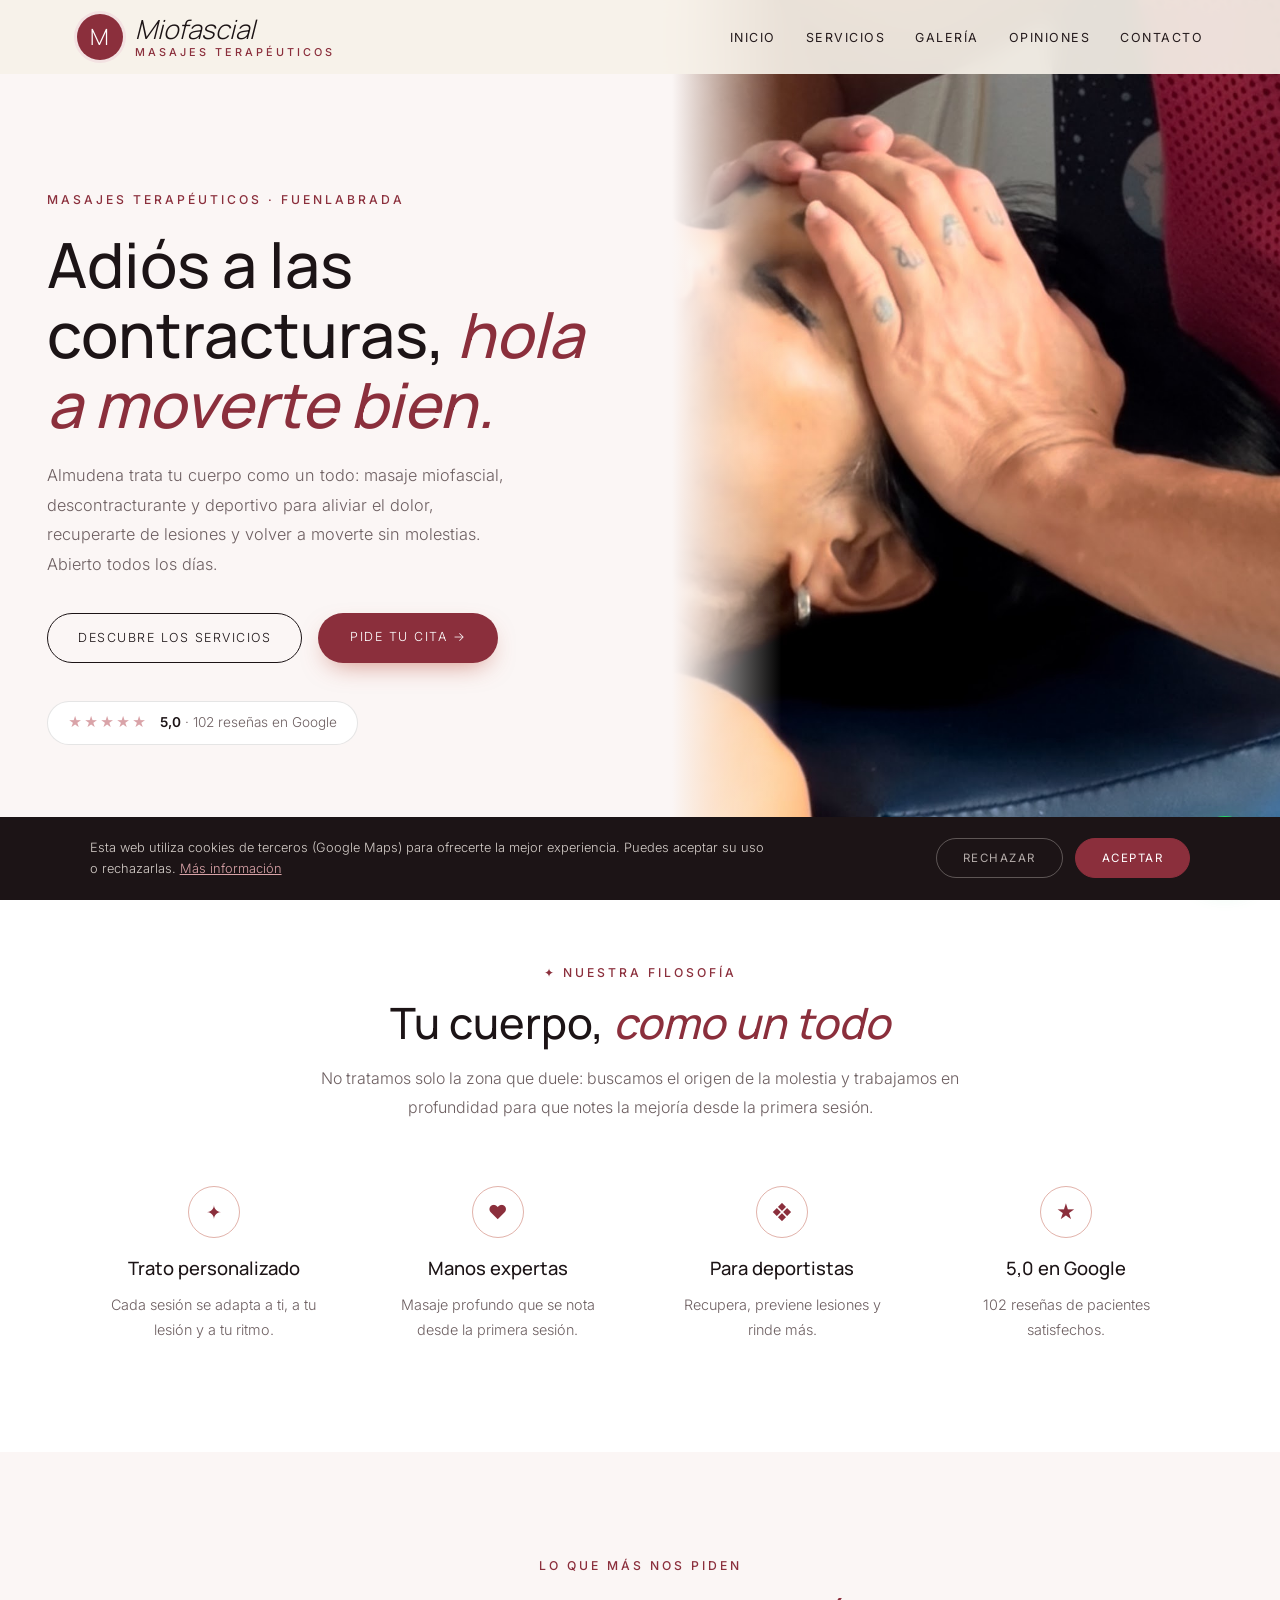
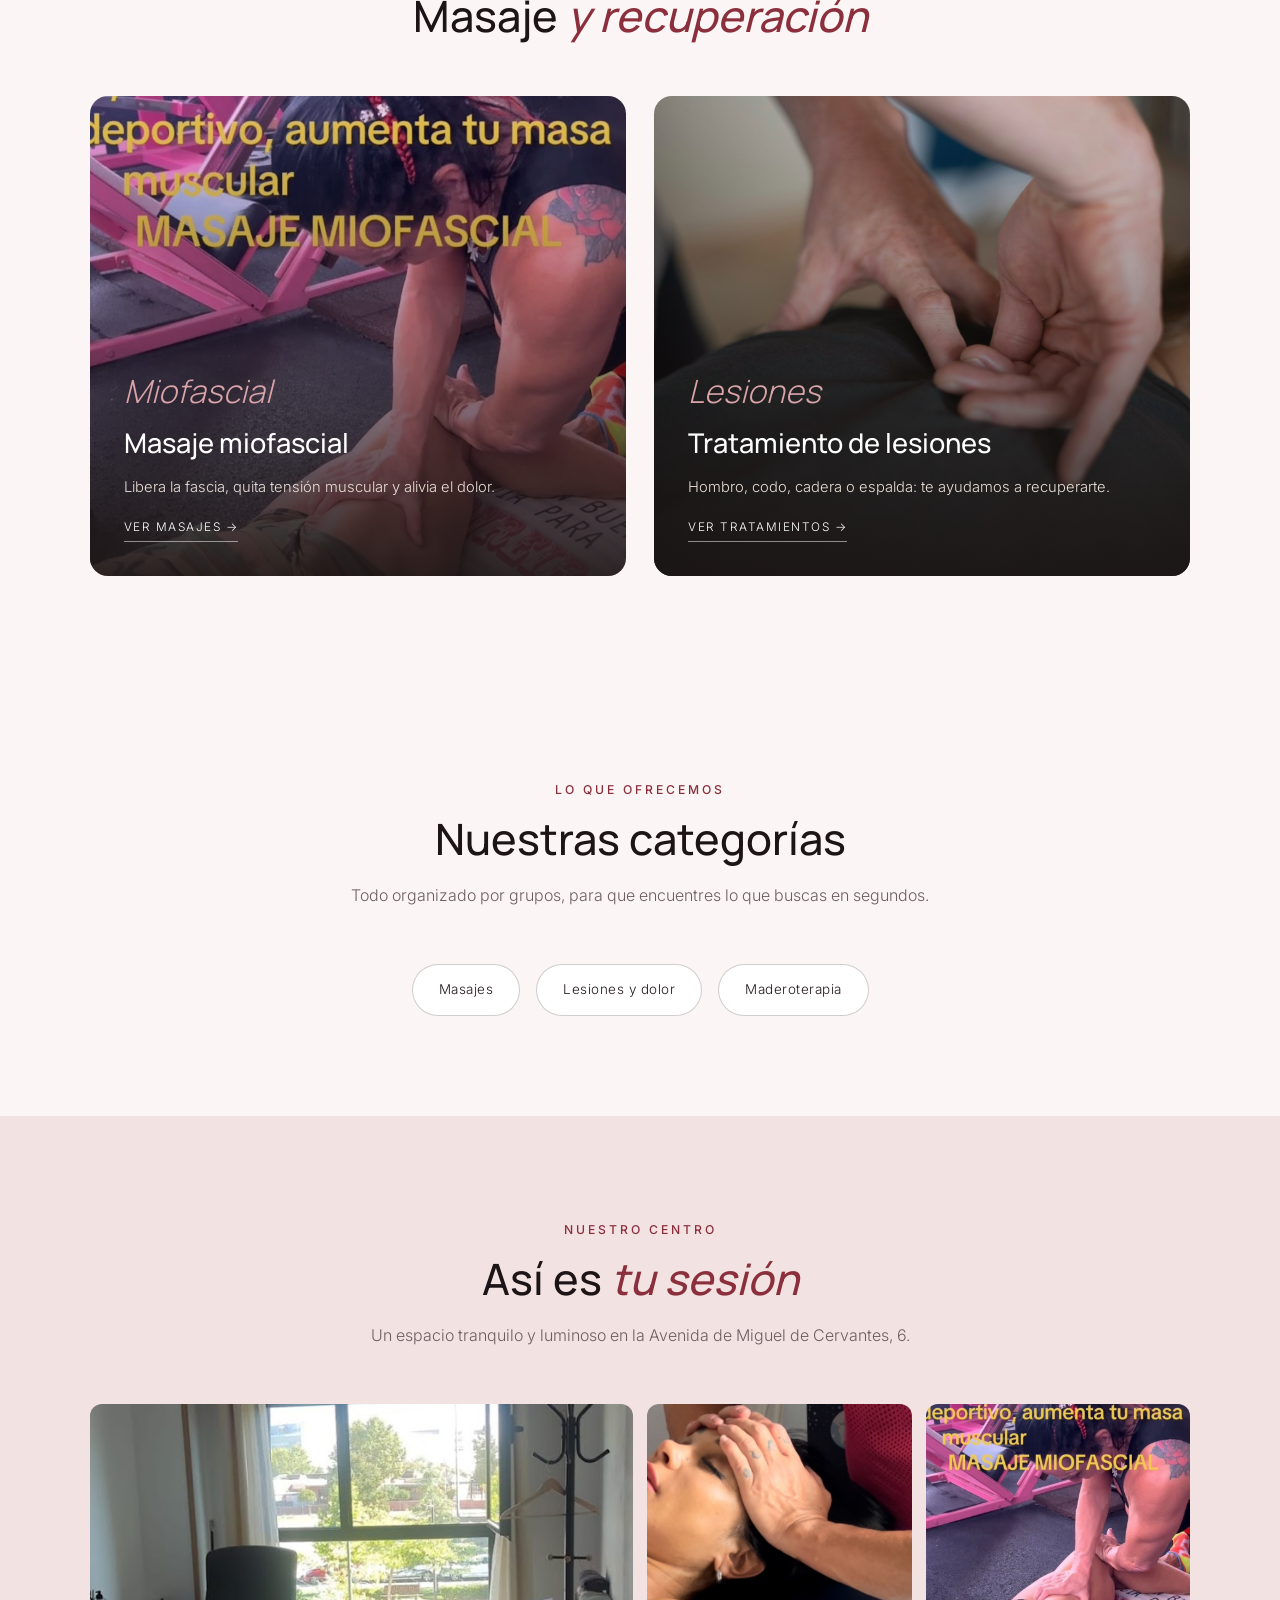
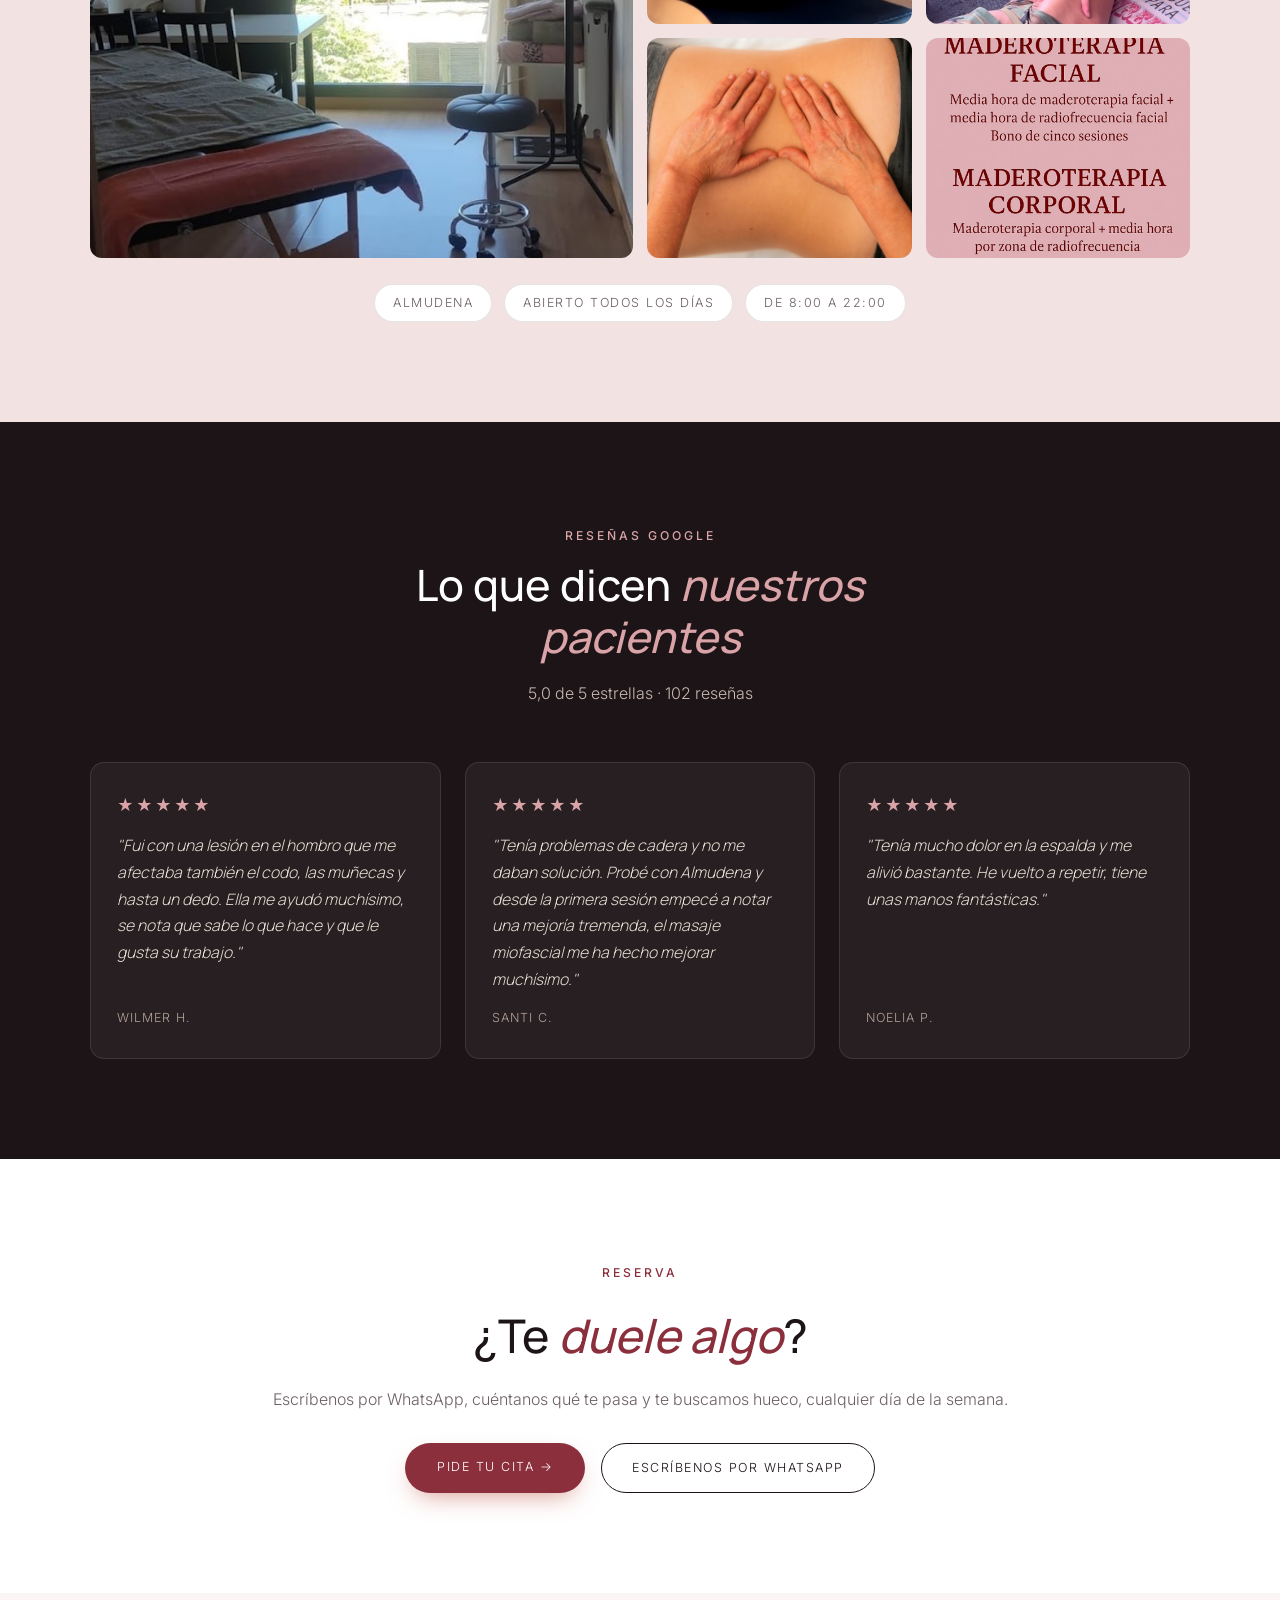
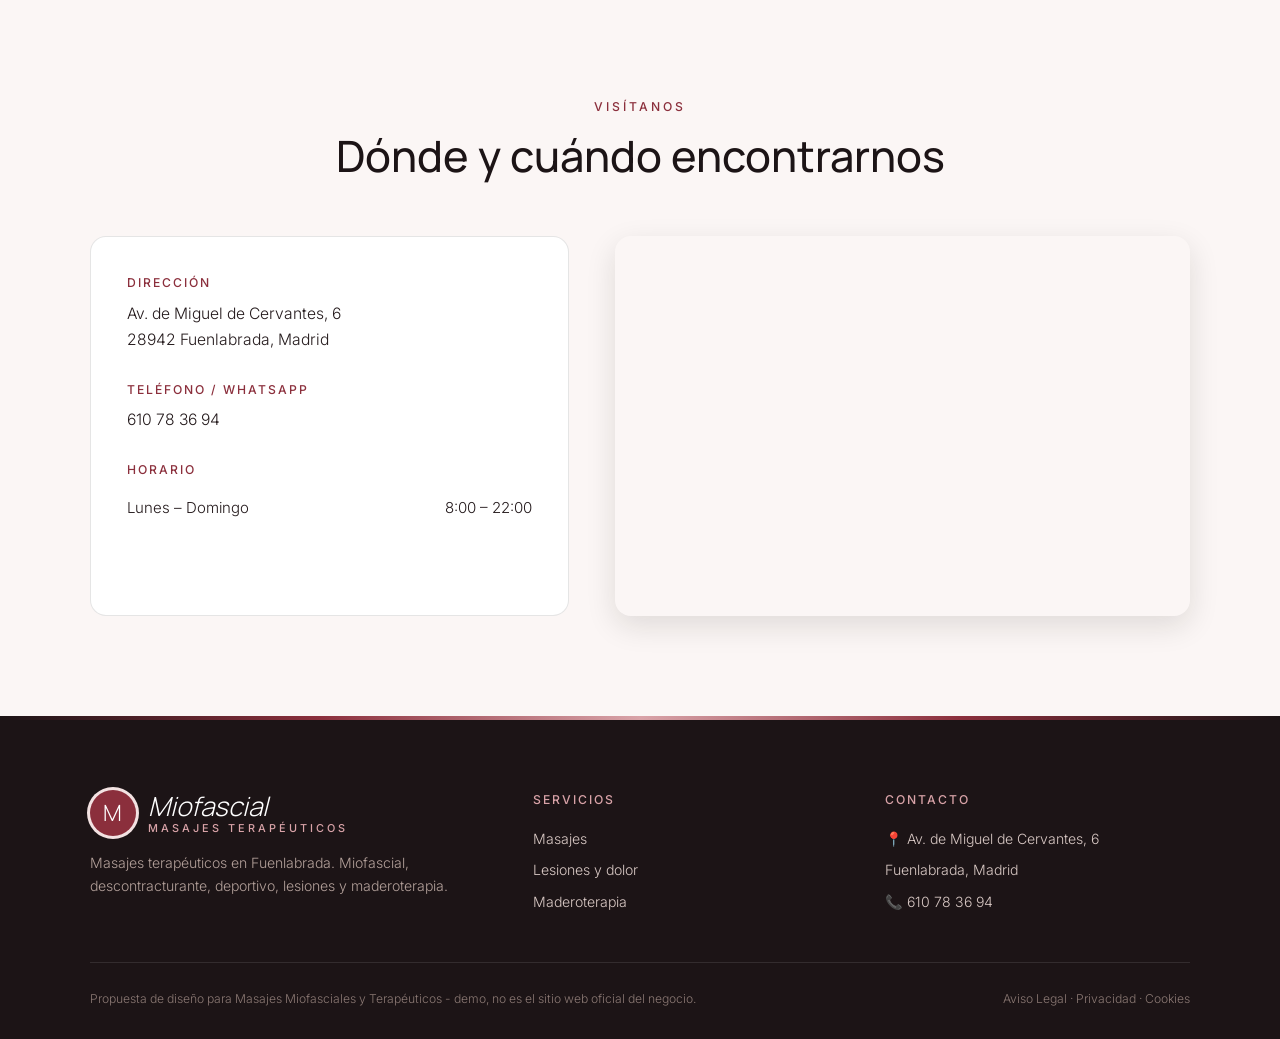
<file: index.html>
<!DOCTYPE html>
<html lang="es">
<head>
<meta charset="UTF-8">
<meta name="viewport" content="width=device-width, initial-scale=1.0">
<title>Masajes Miofasciales y Terapéuticos — Masajes terapéuticos en Fuenlabrada</title>
<meta name="description" content="Masajes Miofasciales y Terapéuticos con Almudena en Av. de Miguel de Cervantes 6, Fuenlabrada. Masaje miofascial, descontracturante, deportivo, lesiones y maderoterapia. 5,0★ con 102 reseñas en Google.">
<meta name="theme-color" content="#1c1416">
<meta property="og:title" content="Masajes Miofasciales y Terapéuticos · Fuenlabrada">
<meta property="og:image" content="maps_03.jpg">

<link rel="preconnect" href="https://fonts.googleapis.com"><link rel="preconnect" href="https://fonts.gstatic.com" crossorigin><link href="https://fonts.googleapis.com/css2?family=Manrope:wght@500;700&family=Inter:wght@300;400;500;600&display=swap" rel="stylesheet">
<link rel="stylesheet" href="styles.css">
</head>
<body>

<header id="header">
  <a href="index.html" class="logo" aria-label="Masajes Miofasciales y Terapéuticos, inicio"><span class="logo-mark">M</span><span class="logo-text"><span class="script">Miofascial</span><small>masajes terapéuticos</small></span></a>
  <nav id="nav" aria-label="Navegación principal"><ul><li><a href="index.html#inicio">Inicio</a></li><li><a href="servicios.html">Servicios</a></li><li><a href="index.html#galeria">Galería</a></li><li><a href="index.html#opiniones">Opiniones</a></li><li><a href="index.html#contacto">Contacto</a></li></ul></nav><button class="nav-toggle" id="navToggle" aria-label="Abrir menú">☰</button>
</header>

<section class="hero" id="inicio">
  <div class="hero-text">
    <span class="eyebrow">Masajes terapéuticos · Fuenlabrada</span>
    <h1>Adiós a las contracturas, <em>hola a moverte bien.</em></h1>
    <p>Almudena trata tu cuerpo como un todo: masaje miofascial, descontracturante y deportivo para aliviar el dolor, recuperarte de lesiones y volver a moverte sin molestias. Abierto todos los días.</p>
    <div class="hero-ctas">
      <a href="servicios.html" class="btn-outline">Descubre los servicios</a>
      <a href="https://wa.me/34610783694?text=Hola%2C%20quiero%20pedir%20cita%20para%20un%20masaje" class="btn-solid" target="_blank" rel="noopener">Pide tu cita →</a>
    </div>
    <a class="hero-rating" href="https://www.google.com/maps/search/?api=1&query=Masajes+Miofasciales+y+Terapeuticos,+Av.+de+Miguel+de+Cervantes+6,+Fuenlabrada" target="_blank" rel="noopener"><span class="stars">★★★★★</span><span><strong>5,0</strong> · 102 reseñas en Google</span></a>
  </div>
  <div class="hero-img"><img src="maps_03.jpg" alt="Almudena dando un masaje en su centro de Fuenlabrada" style="object-position:center 40%;"></div>
</section>

<section class="trust">
  <div class="section-head">
    <span class="eyebrow">✦ Nuestra filosofía</span>
    <h2>Tu cuerpo, <em>como un todo</em></h2>
    <p>No tratamos solo la zona que duele: buscamos el origen de la molestia y trabajamos en profundidad para que notes la mejoría desde la primera sesión.</p>
  </div>
  <div class="trust-grid">
    <div class="trust-card"><span class="trust-ic">✦</span><h3>Trato personalizado</h3><p>Cada sesión se adapta a ti, a tu lesión y a tu ritmo.</p></div>
    <div class="trust-card"><span class="trust-ic">♥</span><h3>Manos expertas</h3><p>Masaje profundo que se nota desde la primera sesión.</p></div>
    <div class="trust-card"><span class="trust-ic">❖</span><h3>Para deportistas</h3><p>Recupera, previene lesiones y rinde más.</p></div>
    <div class="trust-card"><span class="trust-ic">★</span><h3>5,0 en Google</h3><p>102 reseñas de pacientes satisfechos.</p></div>
  </div>
</section>

<section class="worlds">
  <div class="section-head">
    <span class="eyebrow">Lo que más nos piden</span>
    <h2>Masaje <em>y recuperación</em></h2>
  </div>
  <div class="worlds-grid">
    <a href="servicios.html#masajes" class="world-card"><img src="maps_02.jpg" alt="Masaje miofascial"><div class="world-text"><span class="script">Miofascial</span><h3>Masaje miofascial</h3><p>Libera la fascia, quita tensión muscular y alivia el dolor.</p><span class="world-link">Ver masajes →</span></div></a>
    <a href="servicios.html#lesiones" class="world-card"><img src="u_contractura.jpg" alt="Tratamiento de lesiones"><div class="world-text"><span class="script">Lesiones</span><h3>Tratamiento de lesiones</h3><p>Hombro, codo, cadera o espalda: te ayudamos a recuperarte.</p><span class="world-link">Ver tratamientos →</span></div></a>
  </div>
</section>

<section>
  <div class="section-head">
    <span class="eyebrow">Lo que ofrecemos</span>
    <h2>Nuestras categorías</h2>
    <p>Todo organizado por grupos, para que encuentres lo que buscas en segundos.</p>
  </div>
  <div class="cat-pills">
    <a href="servicios.html#masajes" class="cat-pill">Masajes</a>
    <a href="servicios.html#lesiones" class="cat-pill">Lesiones y dolor</a>
    <a href="servicios.html#maderoterapia" class="cat-pill">Maderoterapia</a>
  </div>
</section>

<section class="gallery-wrap" id="galeria">
  <div class="section-head">
    <span class="eyebrow">Nuestro centro</span>
    <h2>Así es <em>tu sesión</em></h2>
    <p>Un espacio tranquilo y luminoso en la Avenida de Miguel de Cervantes, 6.</p>
  </div>
  <div class="gallery">
    <figure class="big"><img src="maps_04.jpg" alt="Sala de masaje del centro" loading="lazy"></figure>
    <figure><img src="maps_03.jpg" alt="Masaje facial y craneal" loading="lazy"></figure>
    <figure><img src="maps_02.jpg" alt="Masaje miofascial" loading="lazy"></figure>
    <figure><img src="u_espalda.jpg" alt="Masaje de espalda" loading="lazy"></figure>
    <figure><img src="maps_01.jpg" alt="Maderoterapia facial y corporal" loading="lazy"></figure>
  </div>
  <div class="brands"><span>Almudena</span><span>Abierto todos los días</span><span>De 8:00 a 22:00</span></div>
</section>

<section class="reviews-wrap" id="opiniones">
  <div class="section-head">
    <span class="eyebrow">Reseñas Google</span>
    <h2>Lo que dicen <em>nuestros pacientes</em></h2>
    <p>5,0 de 5 estrellas · 102 reseñas</p>
  </div>
  <div class="review-grid">
    <div class="review-card"><div class="stars">★★★★★</div><p>"Fui con una lesión en el hombro que me afectaba también el codo, las muñecas y hasta un dedo. Ella me ayudó muchísimo, se nota que sabe lo que hace y que le gusta su trabajo."</p><cite>Wilmer H.</cite></div>
    <div class="review-card"><div class="stars">★★★★★</div><p>"Tenía problemas de cadera y no me daban solución. Probé con Almudena y desde la primera sesión empecé a notar una mejoría tremenda, el masaje miofascial me ha hecho mejorar muchísimo."</p><cite>Santi C.</cite></div>
    <div class="review-card"><div class="stars">★★★★★</div><p>"Tenía mucho dolor en la espalda y me alivió bastante. He vuelto a repetir, tiene unas manos fantásticas."</p><cite>Noelia P.</cite></div>
  </div>
</section>

<section class="cta-section">
  <span class="eyebrow">Reserva</span>
  <h2>¿Te <em>duele algo</em>?</h2>
  <p>Escríbenos por WhatsApp, cuéntanos qué te pasa y te buscamos hueco, cualquier día de la semana.</p>
  <div class="cta-row">
    <a href="https://wa.me/34610783694?text=Hola%2C%20quiero%20pedir%20cita%20para%20un%20masaje" class="btn-solid" target="_blank" rel="noopener">Pide tu cita →</a>
    <a href="https://wa.me/34610783694?text=Hola%2C%20quiero%20pedir%20cita%20para%20un%20masaje" class="btn-outline" target="_blank" rel="noopener">Escríbenos por WhatsApp</a>
  </div>
</section>

<section class="contact-section" id="contacto">
  <div class="section-head">
    <span class="eyebrow">Visítanos</span>
    <h2>Dónde y cuándo encontrarnos</h2>
  </div>
  <div class="contact-grid">
    <div class="contact-info">
      <div class="contact-block"><h3>Dirección</h3><p>Av. de Miguel de Cervantes, 6<br>28942 Fuenlabrada, Madrid</p></div>
      <div class="contact-block"><h3>Teléfono / WhatsApp</h3><p><a href="tel:+34610783694">610 78 36 94</a></p></div>
      <div class="contact-block"><h3>Horario</h3><ul class="hours-list"><li><span>Lunes – Domingo</span><span>8:00 – 22:00</span></li></ul></div>
      
    </div>
    <div class="contact-map">
      <iframe title="Mapa de Masajes Miofasciales y Terapéuticos" src="https://www.google.com/maps?q=Masajes+Miofasciales+y+Terapeuticos,+Av.+de+Miguel+de+Cervantes+6,+Fuenlabrada&output=embed" width="100%" height="100%" style="border:0;" allowfullscreen="" loading="lazy" referrerpolicy="no-referrer-when-downgrade"></iframe>
    </div>
  </div>
</section>

<footer>
  <div class="footer-grid">
    <div class="footer-brand">
      <a href="index.html" class="logo light"><span class="logo-mark">M</span><span class="logo-text"><span class="script">Miofascial</span><small>masajes terapéuticos</small></span></a>
      <p>Masajes terapéuticos en Fuenlabrada. Miofascial, descontracturante, deportivo, lesiones y maderoterapia.</p>
    </div>
    <div><h4>Servicios</h4><ul><li><a href="servicios.html#masajes">Masajes</a></li><li><a href="servicios.html#lesiones">Lesiones y dolor</a></li><li><a href="servicios.html#maderoterapia">Maderoterapia</a></li></ul></div>
    <div><h4>Contacto</h4><ul><li>📍 Av. de Miguel de Cervantes, 6</li><li>Fuenlabrada, Madrid</li><li>📞 <a href="tel:+34610783694">610 78 36 94</a></li></ul></div>
  </div>
  <div class="footer-bottom">
    <span>Propuesta de diseño para Masajes Miofasciales y Terapéuticos - demo, no es el sitio web oficial del negocio.</span>
    <span><a href="aviso-legal.html">Aviso Legal</a> &middot; <a href="politica-privacidad.html">Privacidad</a> &middot; <a href="politica-cookies.html">Cookies</a></span>
  </div>
</footer>

<div id="cookie-banner" class="cookie-banner"><p>Esta web utiliza cookies de terceros (Google Maps) para ofrecerte la mejor experiencia. Puedes aceptar su uso o rechazarlas. <a href="politica-cookies.html">Más información</a></p><div class="cookie-actions"><button onclick="setCookieChoice('rejected')" class="ck-reject">Rechazar</button><button onclick="setCookieChoice('accepted')" class="ck-accept">Aceptar</button></div></div>
<div class="social-fabs"><a class="wa-fab" href="https://wa.me/34610783694?text=Hola%2C%20quiero%20pedir%20cita%20para%20un%20masaje" target="_blank" rel="noopener" aria-label="Escribir por WhatsApp"><svg width="28" height="28" viewBox="0 0 24 24" fill="white"><path d="M17.5 14.4c-.3-.1-1.8-.9-2-1s-.5-.1-.7.1-.8 1-.9 1.2-.3.2-.6.1a8.2 8.2 0 0 1-2.4-1.5 9 9 0 0 1-1.7-2.1c-.2-.3 0-.5.1-.6l.4-.5.3-.5v-.5l-.9-2.2c-.2-.6-.5-.5-.7-.5h-.6a1.1 1.1 0 0 0-.8.4 3.4 3.4 0 0 0-1 2.5 5.9 5.9 0 0 0 1.2 3.1 13.5 13.5 0 0 0 5.2 4.6c2.6 1 2.6.7 3.1.6a2.6 2.6 0 0 0 1.7-1.2 2.1 2.1 0 0 0 .2-1.2c-.1-.1-.3-.2-.6-.3ZM12 21.8a9.8 9.8 0 0 1-5-1.4l-.4-.2-3.7 1 1-3.6-.2-.4A9.8 9.8 0 1 1 12 21.8Zm8.4-18.3A11.8 11.8 0 0 0 1.8 17.7L.2 23.8l6.3-1.6a11.8 11.8 0 0 0 5.6 1.4A11.8 11.8 0 0 0 20.4 3.5Z"/></svg></a></div>
<script src="main.js"></script>
</body>
</html>
</file>
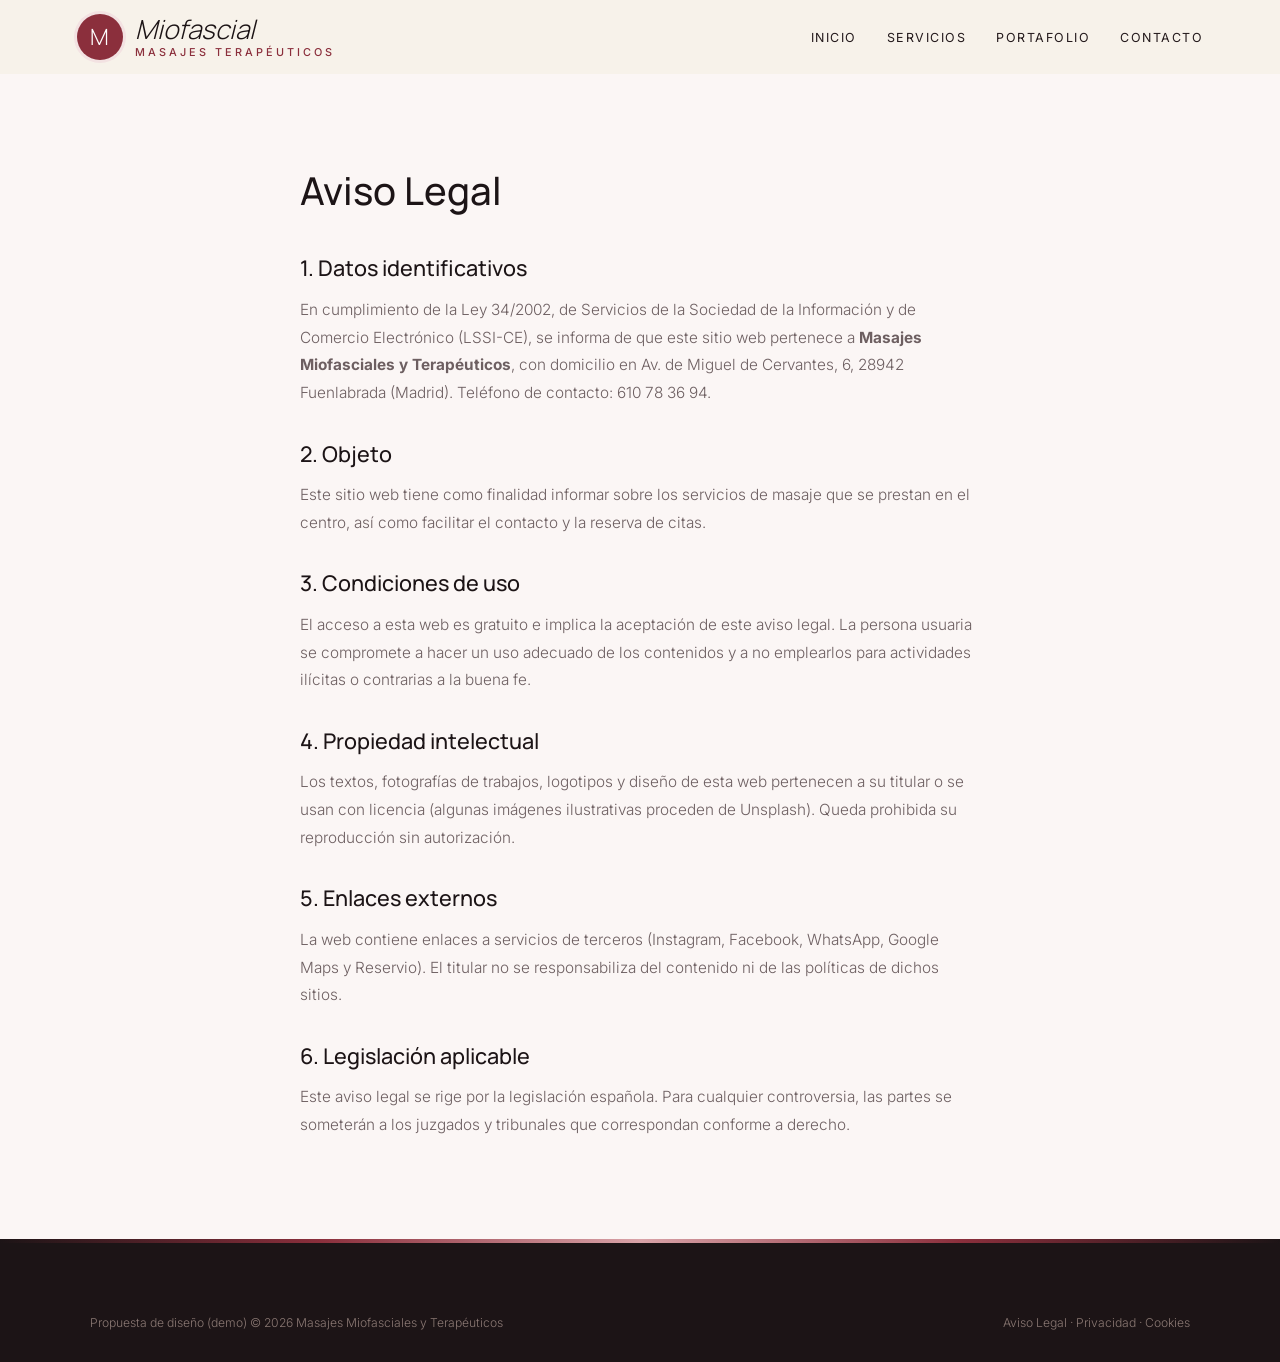
<file: aviso-legal.html>
<!DOCTYPE html>
<html lang="es">
<head>
<meta charset="UTF-8">
<meta name="viewport" content="width=device-width, initial-scale=1.0">
<title>Aviso Legal — Masajes Miofasciales y Terapéuticos</title>
<meta name="robots" content="noindex">

<link rel="preconnect" href="https://fonts.googleapis.com">
<link href="https://fonts.googleapis.com/css2?family=Manrope:wght@500;700&family=Inter:wght@300;400;500;600&display=swap" rel="stylesheet">
<link rel="stylesheet" href="styles.css">
</head>
<body>
<header id="header" class="scrolled">
  <a href="index.html" class="logo" aria-label="Masajes Miofasciales y Terapéuticos, inicio">
    <span class="logo-mark">M</span>
    <span class="logo-text"><span class="script">Miofascial</span><small>masajes terapéuticos</small></span>
  </a>
  <nav id="nav" aria-label="Navegación principal">
    <ul>
      <li><a href="index.html#inicio">Inicio</a></li>
      <li><a href="servicios.html">Servicios</a></li>
      <li><a href="portafolio.html">Portafolio</a></li>
      <li><a href="index.html#contacto">Contacto</a></li>
    </ul>
  </nav>
  <button class="nav-toggle" id="navToggle" aria-label="Abrir menú">☰</button>
</header>
<main class="legal"><h1>Aviso Legal</h1>
<h2>1. Datos identificativos</h2>
<p>En cumplimiento de la Ley 34/2002, de Servicios de la Sociedad de la Información y de Comercio Electrónico (LSSI-CE), se informa de que este sitio web pertenece a <strong>Masajes Miofasciales y Terapéuticos</strong>, con domicilio en Av. de Miguel de Cervantes, 6, 28942 Fuenlabrada (Madrid). Teléfono de contacto: 610 78 36 94.</p>
<h2>2. Objeto</h2>
<p>Este sitio web tiene como finalidad informar sobre los servicios de masaje que se prestan en el centro, así como facilitar el contacto y la reserva de citas.</p>
<h2>3. Condiciones de uso</h2>
<p>El acceso a esta web es gratuito e implica la aceptación de este aviso legal. La persona usuaria se compromete a hacer un uso adecuado de los contenidos y a no emplearlos para actividades ilícitas o contrarias a la buena fe.</p>
<h2>4. Propiedad intelectual</h2>
<p>Los textos, fotografías de trabajos, logotipos y diseño de esta web pertenecen a su titular o se usan con licencia (algunas imágenes ilustrativas proceden de Unsplash). Queda prohibida su reproducción sin autorización.</p>
<h2>5. Enlaces externos</h2>
<p>La web contiene enlaces a servicios de terceros (Instagram, Facebook, WhatsApp, Google Maps y Reservio). El titular no se responsabiliza del contenido ni de las políticas de dichos sitios.</p>
<h2>6. Legislación aplicable</h2>
<p>Este aviso legal se rige por la legislación española. Para cualquier controversia, las partes se someterán a los juzgados y tribunales que correspondan conforme a derecho.</p></main>
<footer>
  <div class="footer-bottom" style="margin-top:0">
    <span>Propuesta de diseño (demo) © 2026 Masajes Miofasciales y Terapéuticos</span>
    <span><a href="aviso-legal.html">Aviso Legal</a> &middot; <a href="politica-privacidad.html">Privacidad</a> &middot; <a href="politica-cookies.html">Cookies</a></span>
  </div>
</footer>
<script src="main.js"></script>
</body>
</html>
</file>
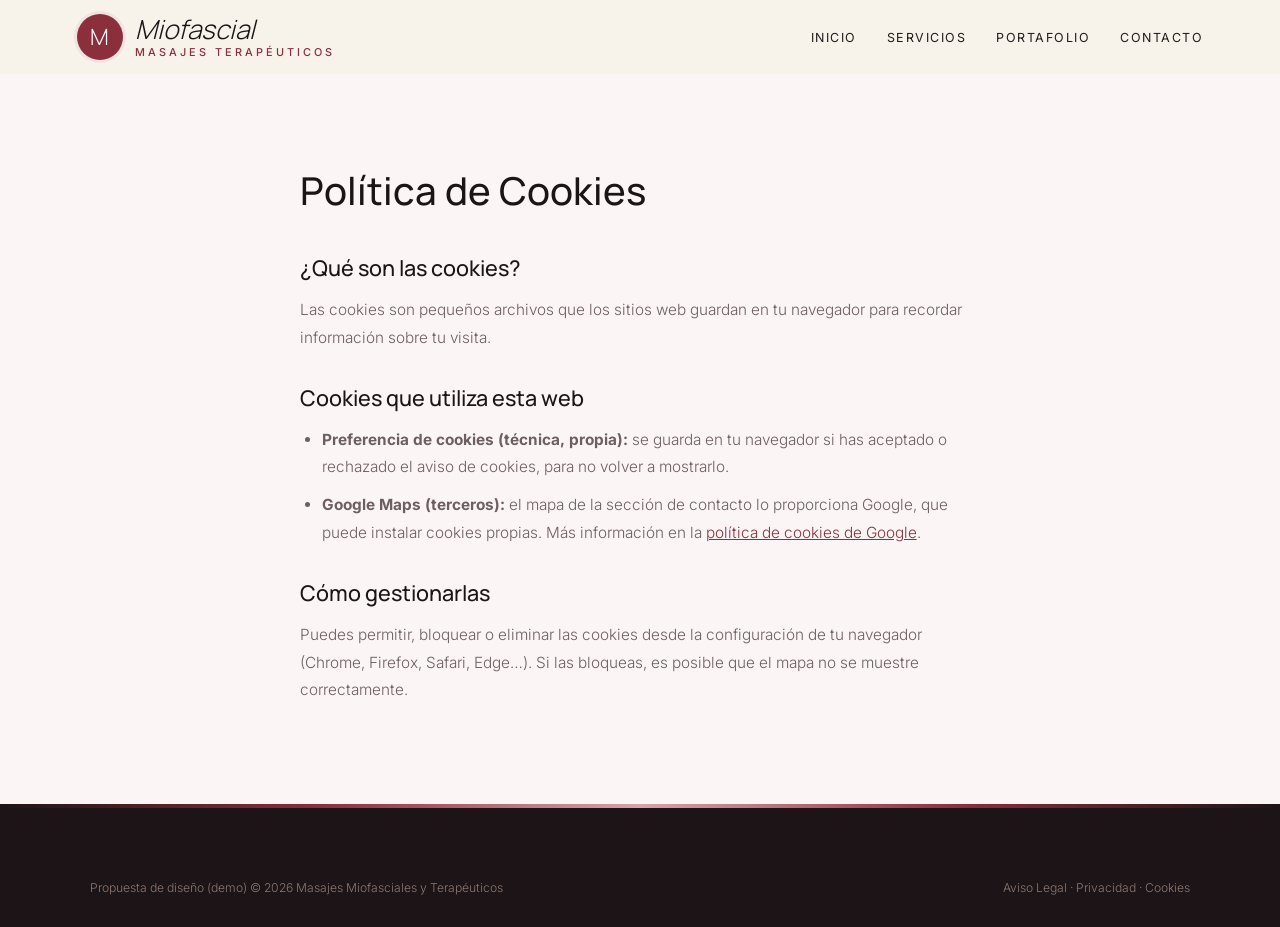
<file: politica-cookies.html>
<!DOCTYPE html>
<html lang="es">
<head>
<meta charset="UTF-8">
<meta name="viewport" content="width=device-width, initial-scale=1.0">
<title>Política de Cookies — Masajes Miofasciales y Terapéuticos</title>
<meta name="robots" content="noindex">

<link rel="preconnect" href="https://fonts.googleapis.com">
<link href="https://fonts.googleapis.com/css2?family=Manrope:wght@500;700&family=Inter:wght@300;400;500;600&display=swap" rel="stylesheet">
<link rel="stylesheet" href="styles.css">
</head>
<body>
<header id="header" class="scrolled">
  <a href="index.html" class="logo" aria-label="Masajes Miofasciales y Terapéuticos, inicio">
    <span class="logo-mark">M</span>
    <span class="logo-text"><span class="script">Miofascial</span><small>masajes terapéuticos</small></span>
  </a>
  <nav id="nav" aria-label="Navegación principal">
    <ul>
      <li><a href="index.html#inicio">Inicio</a></li>
      <li><a href="servicios.html">Servicios</a></li>
      <li><a href="portafolio.html">Portafolio</a></li>
      <li><a href="index.html#contacto">Contacto</a></li>
    </ul>
  </nav>
  <button class="nav-toggle" id="navToggle" aria-label="Abrir menú">☰</button>
</header>
<main class="legal"><h1>Política de Cookies</h1>
<h2>¿Qué son las cookies?</h2>
<p>Las cookies son pequeños archivos que los sitios web guardan en tu navegador para recordar información sobre tu visita.</p>
<h2>Cookies que utiliza esta web</h2>
<ul>
<li><strong>Preferencia de cookies (técnica, propia):</strong> se guarda en tu navegador si has aceptado o rechazado el aviso de cookies, para no volver a mostrarlo.</li>
<li><strong>Google Maps (terceros):</strong> el mapa de la sección de contacto lo proporciona Google, que puede instalar cookies propias. Más información en la <a href="https://policies.google.com/technologies/cookies" target="_blank" rel="noopener">política de cookies de Google</a>.</li>
</ul>
<h2>Cómo gestionarlas</h2>
<p>Puedes permitir, bloquear o eliminar las cookies desde la configuración de tu navegador (Chrome, Firefox, Safari, Edge…). Si las bloqueas, es posible que el mapa no se muestre correctamente.</p></main>
<footer>
  <div class="footer-bottom" style="margin-top:0">
    <span>Propuesta de diseño (demo) © 2026 Masajes Miofasciales y Terapéuticos</span>
    <span><a href="aviso-legal.html">Aviso Legal</a> &middot; <a href="politica-privacidad.html">Privacidad</a> &middot; <a href="politica-cookies.html">Cookies</a></span>
  </div>
</footer>
<script src="main.js"></script>
</body>
</html>
</file>
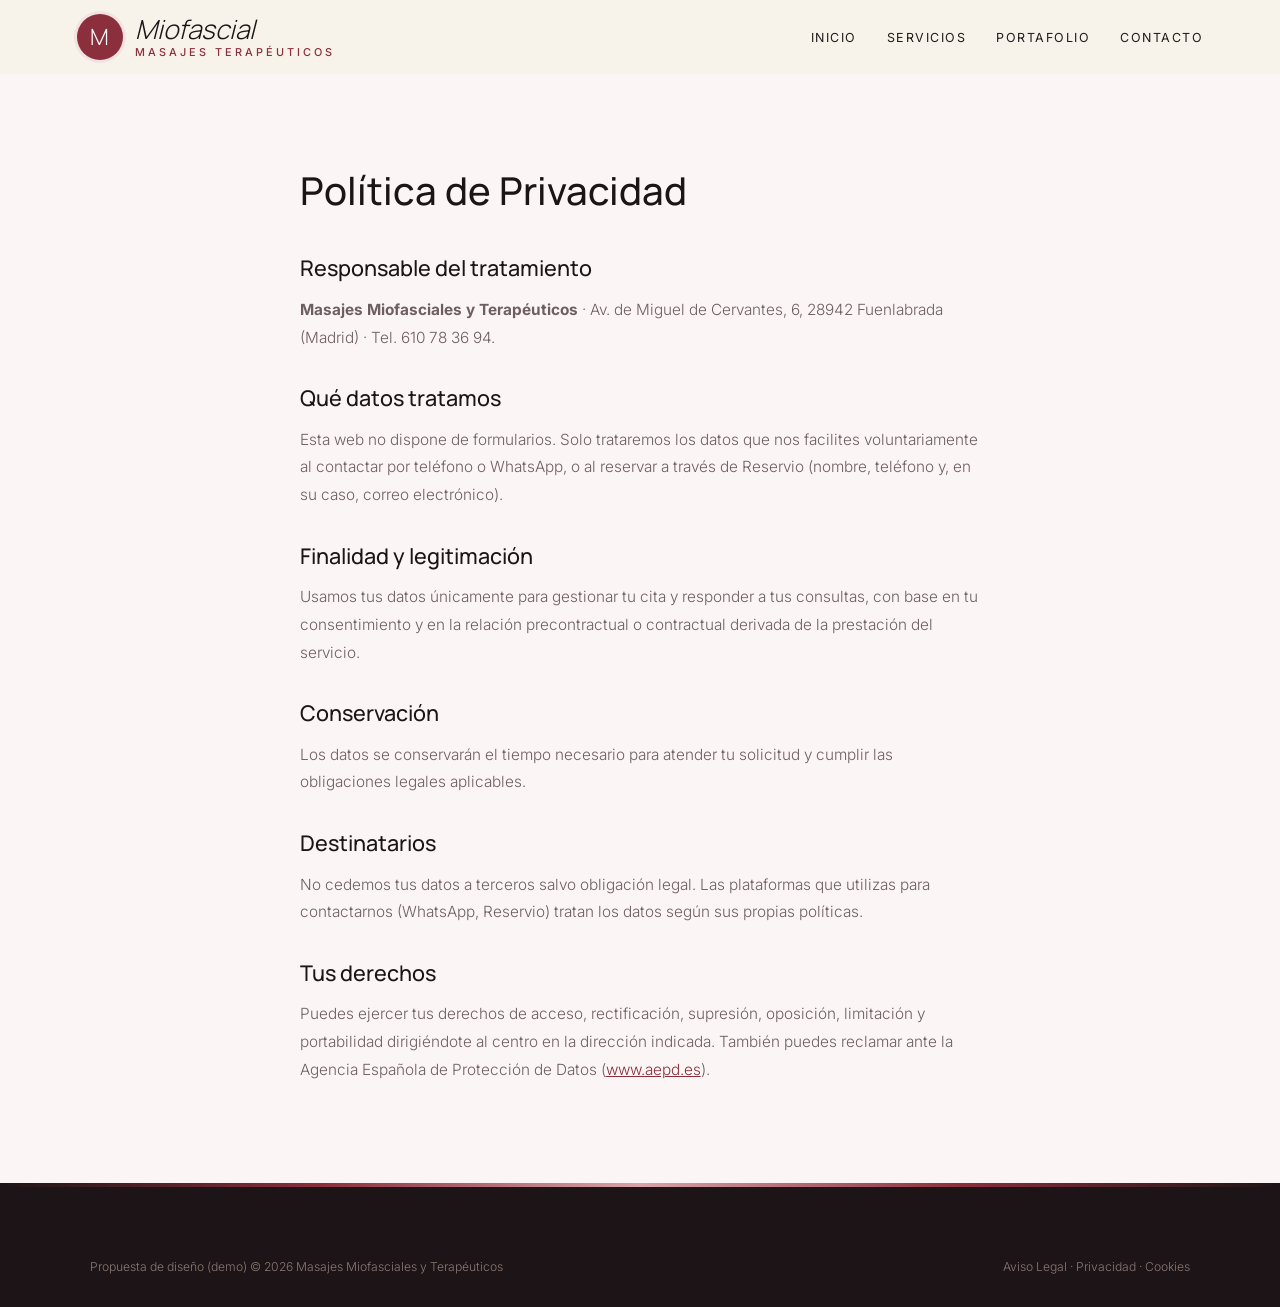
<file: politica-privacidad.html>
<!DOCTYPE html>
<html lang="es">
<head>
<meta charset="UTF-8">
<meta name="viewport" content="width=device-width, initial-scale=1.0">
<title>Política de Privacidad — Masajes Miofasciales y Terapéuticos</title>
<meta name="robots" content="noindex">

<link rel="preconnect" href="https://fonts.googleapis.com">
<link href="https://fonts.googleapis.com/css2?family=Manrope:wght@500;700&family=Inter:wght@300;400;500;600&display=swap" rel="stylesheet">
<link rel="stylesheet" href="styles.css">
</head>
<body>
<header id="header" class="scrolled">
  <a href="index.html" class="logo" aria-label="Masajes Miofasciales y Terapéuticos, inicio">
    <span class="logo-mark">M</span>
    <span class="logo-text"><span class="script">Miofascial</span><small>masajes terapéuticos</small></span>
  </a>
  <nav id="nav" aria-label="Navegación principal">
    <ul>
      <li><a href="index.html#inicio">Inicio</a></li>
      <li><a href="servicios.html">Servicios</a></li>
      <li><a href="portafolio.html">Portafolio</a></li>
      <li><a href="index.html#contacto">Contacto</a></li>
    </ul>
  </nav>
  <button class="nav-toggle" id="navToggle" aria-label="Abrir menú">☰</button>
</header>
<main class="legal"><h1>Política de Privacidad</h1>
<h2>Responsable del tratamiento</h2>
<p><strong>Masajes Miofasciales y Terapéuticos</strong> · Av. de Miguel de Cervantes, 6, 28942 Fuenlabrada (Madrid) · Tel. 610 78 36 94.</p>
<h2>Qué datos tratamos</h2>
<p>Esta web no dispone de formularios. Solo trataremos los datos que nos facilites voluntariamente al contactar por teléfono o WhatsApp, o al reservar a través de Reservio (nombre, teléfono y, en su caso, correo electrónico).</p>
<h2>Finalidad y legitimación</h2>
<p>Usamos tus datos únicamente para gestionar tu cita y responder a tus consultas, con base en tu consentimiento y en la relación precontractual o contractual derivada de la prestación del servicio.</p>
<h2>Conservación</h2>
<p>Los datos se conservarán el tiempo necesario para atender tu solicitud y cumplir las obligaciones legales aplicables.</p>
<h2>Destinatarios</h2>
<p>No cedemos tus datos a terceros salvo obligación legal. Las plataformas que utilizas para contactarnos (WhatsApp, Reservio) tratan los datos según sus propias políticas.</p>
<h2>Tus derechos</h2>
<p>Puedes ejercer tus derechos de acceso, rectificación, supresión, oposición, limitación y portabilidad dirigiéndote al centro en la dirección indicada. También puedes reclamar ante la Agencia Española de Protección de Datos (<a href="https://www.aepd.es" target="_blank" rel="noopener">www.aepd.es</a>).</p></main>
<footer>
  <div class="footer-bottom" style="margin-top:0">
    <span>Propuesta de diseño (demo) © 2026 Masajes Miofasciales y Terapéuticos</span>
    <span><a href="aviso-legal.html">Aviso Legal</a> &middot; <a href="politica-privacidad.html">Privacidad</a> &middot; <a href="politica-cookies.html">Cookies</a></span>
  </div>
</footer>
<script src="main.js"></script>
</body>
</html>
</file>
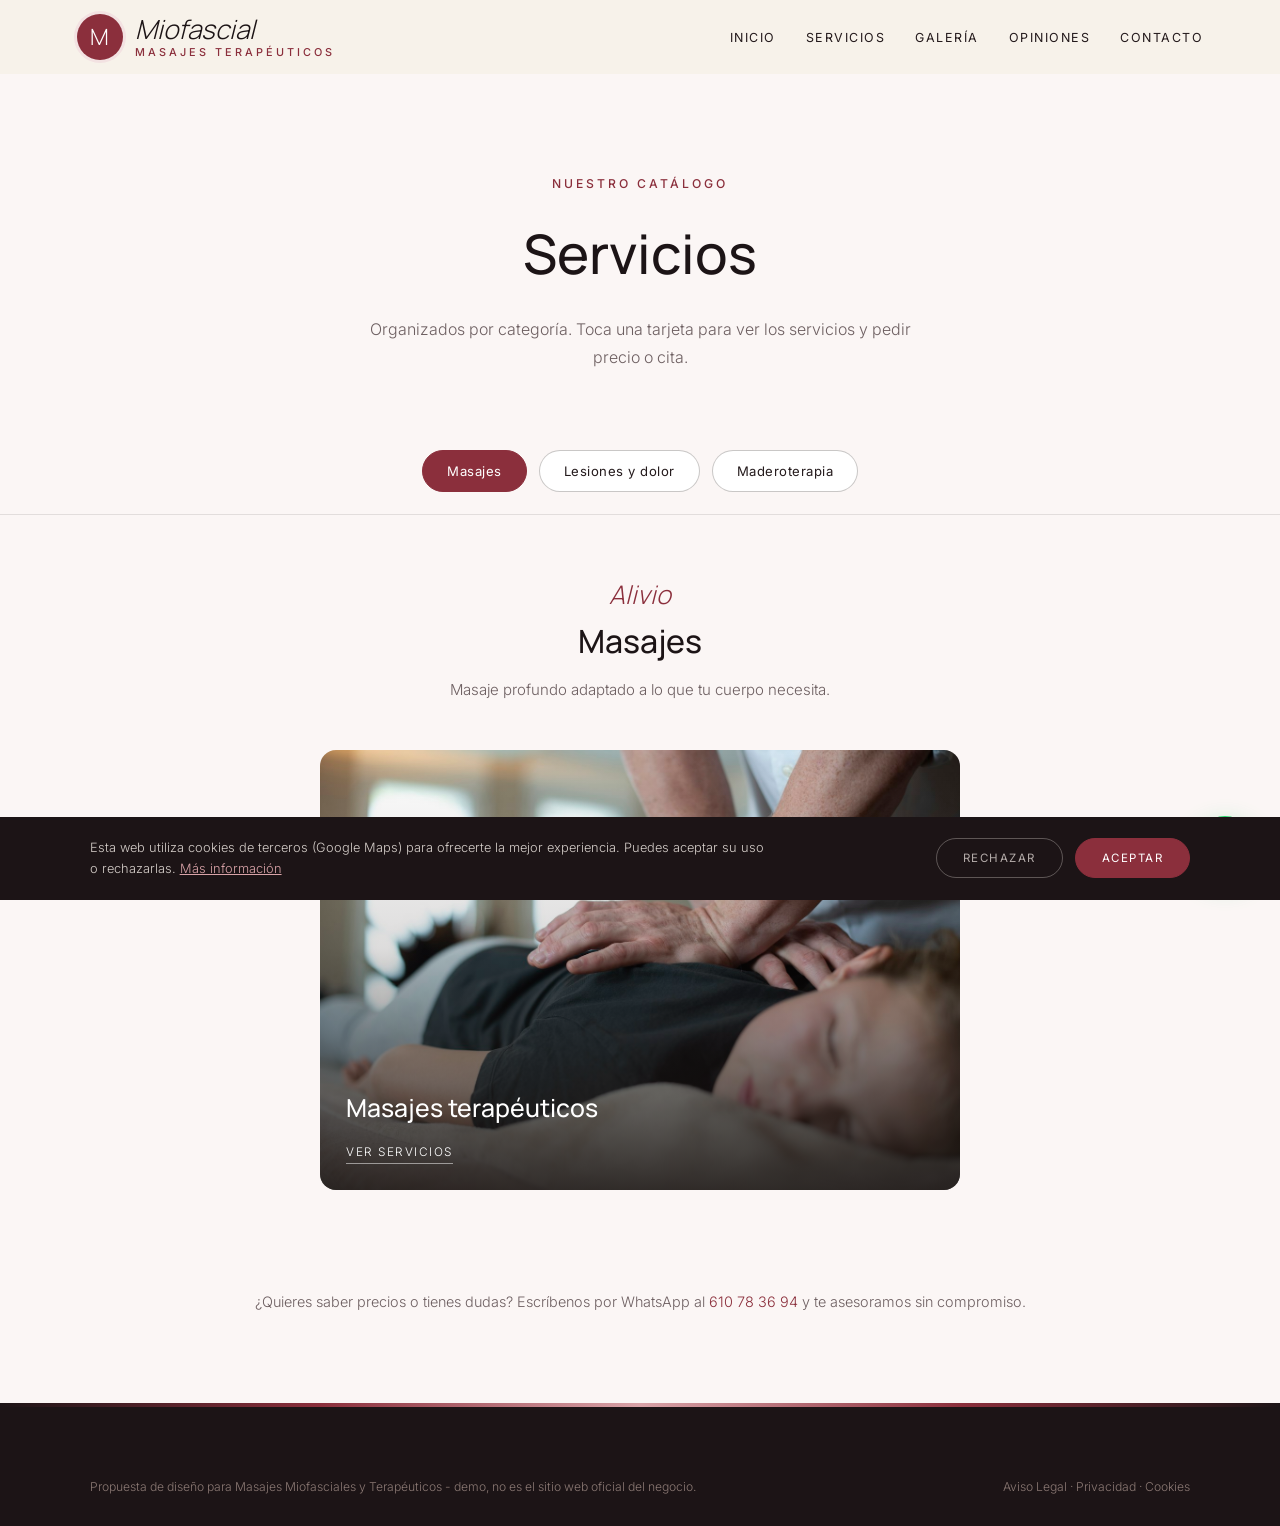
<file: servicios.html>
<!DOCTYPE html>
<html lang="es">
<head>
<meta charset="UTF-8">
<meta name="viewport" content="width=device-width, initial-scale=1.0">
<title>Servicios — Masajes Miofasciales y Terapéuticos · Fuenlabrada</title>
<meta name="description" content="Servicios de Masajes Miofasciales y Terapéuticos en Fuenlabrada.">

<link rel="preconnect" href="https://fonts.googleapis.com"><link rel="preconnect" href="https://fonts.gstatic.com" crossorigin><link href="https://fonts.googleapis.com/css2?family=Manrope:wght@500;700&family=Inter:wght@300;400;500;600&display=swap" rel="stylesheet">
<link rel="stylesheet" href="styles.css">
</head>
<body>

<header id="header" class="scrolled">
  <a href="index.html" class="logo" aria-label="Masajes Miofasciales y Terapéuticos, inicio"><span class="logo-mark">M</span><span class="logo-text"><span class="script">Miofascial</span><small>masajes terapéuticos</small></span></a>
  <nav id="nav" aria-label="Navegación principal"><ul><li><a href="index.html#inicio">Inicio</a></li><li><a href="servicios.html">Servicios</a></li><li><a href="index.html#galeria">Galería</a></li><li><a href="index.html#opiniones">Opiniones</a></li><li><a href="index.html#contacto">Contacto</a></li></ul></nav><button class="nav-toggle" id="navToggle" aria-label="Abrir menú">☰</button>
</header>

<div class="page-hero">
  <span class="eyebrow">Nuestro catálogo</span>
  <h1>Servicios</h1>
  <p>Organizados por categoría. Toca una tarjeta para ver los servicios y pedir precio o cita.</p>
</div>

<div class="tabs">
  <button class="tab-btn active" data-tab="masajes">Masajes</button>
  <button class="tab-btn" data-tab="lesiones">Lesiones y dolor</button>
  <button class="tab-btn" data-tab="maderoterapia">Maderoterapia</button>
  
</div>

<div class="tab-panel active" id="masajes">
  <div class="tab-intro"><span class="script">Alivio</span><h2>Masajes</h2><p>Masaje profundo adaptado a lo que tu cuerpo necesita.</p></div>
  <div class="cat-grid single">
    <div class="cat-card" onclick="openModal('masajes')"><img src="u_miofascial.jpg" alt="Masajes terapéuticos" loading="lazy"><div class="cat-card-text"><h3>Masajes terapéuticos</h3><span>Ver servicios</span></div></div>
  </div>
</div>

<div class="tab-panel" id="lesiones">
  <div class="tab-intro"><span class="script">Recuperación</span><h2>Lesiones y dolor</h2><p>Buscamos el origen de la molestia y trabajamos el cuerpo como un todo.</p></div>
  <div class="cat-grid single">
    <div class="cat-card" onclick="openModal('lesiones')"><img src="u_contractura.jpg" alt="Lesiones y dolor" loading="lazy"><div class="cat-card-text"><h3>Lesiones y dolor</h3><span>Ver servicios</span></div></div>
  </div>
</div>

<div class="tab-panel" id="maderoterapia">
  <div class="tab-intro"><span class="script">Belleza</span><h2>Maderoterapia y radiofrecuencia</h2><p>Tratamientos faciales y corporales en bonos de cinco sesiones.</p></div>
  <div class="cat-grid single">
    <div class="cat-card" onclick="openModal('maderoterapia')"><img src="maps_01.jpg" alt="Maderoterapia" loading="lazy"><div class="cat-card-text"><h3>Maderoterapia</h3><span>Ver servicios</span></div></div>
  </div>
</div>


<p class="services-note">¿Quieres saber precios o tienes dudas? Escríbenos por WhatsApp al <a href="https://wa.me/34610783694" target="_blank" rel="noopener" style="color:var(--red)">610 78 36 94</a> y te asesoramos sin compromiso.</p>

<div class="modal-overlay" id="modal-masajes"><div class="modal">
  <button class="modal-close" onclick="closeModal('masajes')" aria-label="Cerrar">×</button>
  <h3>Masajes terapéuticos</h3><p class="modal-sub">Profundos y personalizados</p>
  <div class="svc-row"><div><div class="svc-name">Masaje miofascial</div><span class="svc-desc">Libera la fascia, reduce la tensión muscular y alivia el dolor.</span></div><div class="svc-price">Consultar</div></div>
  <div class="svc-row"><div><div class="svc-name">Masaje descontracturante</div><span class="svc-desc">Para salir de la sesión sin esa contractura que te molesta.</span></div><div class="svc-price">Consultar</div></div>
  <div class="svc-row"><div><div class="svc-name">Masaje deportivo</div><span class="svc-desc">Recupera, previene lesiones y mejora tu rendimiento.</span></div><div class="svc-price">Consultar</div></div>
  <a class="modal-cta alt" href="https://wa.me/34610783694?text=Hola%2C%20quiero%20informaci%C3%B3n%20sobre%20masajes%20terap%C3%A9uticos" target="_blank" rel="noopener">Pedir cita por WhatsApp</a>
</div></div>

<div class="modal-overlay" id="modal-lesiones"><div class="modal">
  <button class="modal-close" onclick="closeModal('lesiones')" aria-label="Cerrar">×</button>
  <h3>Lesiones y dolor</h3><p class="modal-sub">Te ayudamos a recuperarte</p>
  <div class="svc-row"><div><div class="svc-name">Tratamiento de lesiones</div><span class="svc-desc">Hombro, codo, muñeca, cadera, espalda… valoramos tu caso.</span></div><div class="svc-price">Consultar</div></div>
  <div class="svc-row"><div><div class="svc-name">Dolor crónico</div><span class="svc-desc">Sesiones para aliviar el dolor del día a día.</span></div><div class="svc-price">Consultar</div></div>
  <div class="svc-row"><div><div class="svc-name">Ventosas y electroacupuntura</div><span class="svc-desc">Técnicas complementarias cuando tu caso lo necesita.</span></div><div class="svc-price">Consultar</div></div>
  <a class="modal-cta alt" href="https://wa.me/34610783694?text=Hola%2C%20quiero%20informaci%C3%B3n%20sobre%20lesiones%20y%20dolor" target="_blank" rel="noopener">Pedir cita por WhatsApp</a>
</div></div>

<div class="modal-overlay" id="modal-maderoterapia"><div class="modal">
  <button class="modal-close" onclick="closeModal('maderoterapia')" aria-label="Cerrar">×</button>
  <h3>Maderoterapia</h3><p class="modal-sub">Facial y corporal</p>
  <div class="svc-row"><div><div class="svc-name">Maderoterapia facial</div><span class="svc-desc">Media hora de maderoterapia facial y media hora de radiofrecuencia facial. Bono de cinco sesiones.</span></div><div class="svc-price">Consultar</div></div>
  <div class="svc-row"><div><div class="svc-name">Maderoterapia corporal</div><span class="svc-desc">Maderoterapia corporal y media hora de radiofrecuencia por zona. Bono de cinco sesiones.</span></div><div class="svc-price">Consultar</div></div>
  <a class="modal-cta alt" href="https://wa.me/34610783694?text=Hola%2C%20quiero%20informaci%C3%B3n%20sobre%20maderoterapia" target="_blank" rel="noopener">Pedir cita por WhatsApp</a>
</div></div>


<footer>
  <div class="footer-bottom" style="margin-top:0">
    <span>Propuesta de diseño para Masajes Miofasciales y Terapéuticos - demo, no es el sitio web oficial del negocio.</span>
    <span><a href="aviso-legal.html">Aviso Legal</a> &middot; <a href="politica-privacidad.html">Privacidad</a> &middot; <a href="politica-cookies.html">Cookies</a></span>
  </div>
</footer>

<div id="cookie-banner" class="cookie-banner"><p>Esta web utiliza cookies de terceros (Google Maps) para ofrecerte la mejor experiencia. Puedes aceptar su uso o rechazarlas. <a href="politica-cookies.html">Más información</a></p><div class="cookie-actions"><button onclick="setCookieChoice('rejected')" class="ck-reject">Rechazar</button><button onclick="setCookieChoice('accepted')" class="ck-accept">Aceptar</button></div></div>
<div class="social-fabs"><a class="wa-fab" href="https://wa.me/34610783694?text=Hola%2C%20quiero%20pedir%20cita%20para%20un%20masaje" target="_blank" rel="noopener" aria-label="Escribir por WhatsApp"><svg width="28" height="28" viewBox="0 0 24 24" fill="white"><path d="M17.5 14.4c-.3-.1-1.8-.9-2-1s-.5-.1-.7.1-.8 1-.9 1.2-.3.2-.6.1a8.2 8.2 0 0 1-2.4-1.5 9 9 0 0 1-1.7-2.1c-.2-.3 0-.5.1-.6l.4-.5.3-.5v-.5l-.9-2.2c-.2-.6-.5-.5-.7-.5h-.6a1.1 1.1 0 0 0-.8.4 3.4 3.4 0 0 0-1 2.5 5.9 5.9 0 0 0 1.2 3.1 13.5 13.5 0 0 0 5.2 4.6c2.6 1 2.6.7 3.1.6a2.6 2.6 0 0 0 1.7-1.2 2.1 2.1 0 0 0 .2-1.2c-.1-.1-.3-.2-.6-.3ZM12 21.8a9.8 9.8 0 0 1-5-1.4l-.4-.2-3.7 1 1-3.6-.2-.4A9.8 9.8 0 1 1 12 21.8Zm8.4-18.3A11.8 11.8 0 0 0 1.8 17.7L.2 23.8l6.3-1.6a11.8 11.8 0 0 0 5.6 1.4A11.8 11.8 0 0 0 20.4 3.5Z"/></svg></a></div>
<script src="main.js"></script>
</body>
</html>
</file>
<file: styles.css>
:root{
  --cream:#fbf6f5; --paper:#ffffff; --tint:#f3e2e2; --ink:#241a1c; --dark:#1c1416; --muted:#6d5f61;
  --red:#8b2f3c; --red-dark:#6a2230; --teal:#8b2f3c; --gold:#d9a3a8; --line:rgba(0,0,0,.1);
  --brand-gradient:linear-gradient(90deg,#1c1416,#8b2f3c,#d9a3a8,#8b2f3c,#1c1416);
}
*{margin:0;padding:0;box-sizing:border-box;}
html{scroll-behavior:smooth;}
body{font-family:'Inter',sans-serif;background:var(--cream);color:var(--ink);overflow-x:hidden;font-weight:300;line-height:1.6;}
a{text-decoration:none;color:inherit;}
h1,h2,h3{font-family:'Manrope',serif;font-weight:500;}
h1 em,h2 em{font-style:italic;color:var(--red);}
img{max-width:100%;display:block;}
.script{font-family:'Manrope',serif;font-style:italic;}

/* HEADER */
header{position:fixed;top:0;left:0;right:0;z-index:100;display:flex;justify-content:space-between;align-items:center;padding:14px 6%;background:rgba(247,241,233,.92);backdrop-filter:blur(10px);-webkit-backdrop-filter:blur(10px);transition:box-shadow .3s,padding .3s;}
header.scrolled{box-shadow:0 2px 24px rgba(28,22,20,.1);padding:8px 6%;}
.logo{display:flex;align-items:center;gap:12px;color:var(--dark);}
.logo-badge{width:58px;height:58px;border-radius:50%;object-fit:cover;box-shadow:0 0 0 2px var(--gold),0 6px 16px rgba(28,22,20,.15);transition:width .3s,height .3s;}
header.scrolled .logo-badge{width:46px;height:46px;}
.logo-text{display:flex;flex-direction:column;line-height:1;}
.logo-text .script{font-size:1.65rem;color:var(--dark);}
.logo-text small{font-size:.68rem;letter-spacing:3px;text-transform:uppercase;color:var(--red);margin-top:4px;font-weight:500;}
.logo.light .logo-text .script{color:#fff;}
.logo.light .logo-text small{color:var(--gold);}
nav ul{list-style:none;display:flex;gap:30px;}
nav a{font-size:.78rem;letter-spacing:1.5px;text-transform:uppercase;font-weight:400;position:relative;padding:4px 0;}
nav a::after{content:"";position:absolute;left:0;bottom:-2px;height:1px;width:100%;background:var(--red);transform:scaleX(0);transform-origin:right;transition:transform .3s;}
nav a:hover::after{transform:scaleX(1);transform-origin:left;}
.nav-toggle{display:none;font-size:1.6rem;background:none;border:none;color:var(--dark);cursor:pointer;}

/* BOTONES */
.btn-outline{display:inline-block;border:1px solid var(--dark);color:var(--dark);padding:14px 30px;font-size:.78rem;letter-spacing:1.5px;text-transform:uppercase;border-radius:40px;transition:all .25s;}
.btn-outline:hover{background:var(--dark);color:var(--cream);}
.btn-outline.light{border-color:rgba(255,255,255,.5);color:#fff;}
.btn-outline.light:hover{background:#fff;color:var(--dark);}
.btn-solid{display:inline-block;background:var(--red);color:#fff;padding:14px 32px;font-size:.78rem;letter-spacing:1.5px;text-transform:uppercase;border-radius:40px;transition:transform .25s,box-shadow .25s,background .25s;box-shadow:0 10px 26px -10px rgba(181,64,44,.6);}
.btn-solid:hover{transform:translateY(-2px);background:var(--red-dark);}

/* HERO */
.hero{min-height:95vh;display:grid;grid-template-columns:1.05fr .95fr;align-items:stretch;padding:0;}
.hero-text{display:flex;flex-direction:column;justify-content:center;padding:150px 7% 70px;}
.eyebrow{display:inline-block;color:var(--teal);text-transform:uppercase;letter-spacing:3px;font-size:.76rem;font-weight:500;}
.hero-text .eyebrow{margin-bottom:20px;}
.hero-text h1{font-size:clamp(2.4rem,5vw,3.9rem);line-height:1.12;margin-bottom:22px;color:var(--dark);}
.hero-text p{font-size:1.02rem;color:var(--muted);max-width:470px;line-height:1.8;margin-bottom:34px;}
.hero-ctas{display:flex;gap:16px;flex-wrap:wrap;}
.hero-rating{display:inline-flex;align-items:center;gap:12px;margin-top:38px;padding:10px 20px;border:1px solid var(--line);border-radius:40px;background:var(--paper);font-size:.85rem;color:var(--muted);align-self:flex-start;}
.hero-rating strong{color:var(--dark);font-weight:600;}
.stars{color:var(--gold);letter-spacing:2px;}
.hero-img{position:relative;overflow:hidden;}
.hero-img img{width:100%;height:100%;object-fit:cover;position:absolute;inset:0;}
.hero-img::after{content:"";position:absolute;inset:0;background:linear-gradient(90deg,var(--cream) 0%,rgba(247,241,233,0) 18%);}

/* SECCIONES */
section{padding:100px 7%;}
.section-head{text-align:center;max-width:640px;margin:0 auto 54px;}
.section-head h2{font-size:clamp(1.9rem,4vw,2.7rem);margin-top:12px;color:var(--dark);line-height:1.2;}
.section-head p{margin-top:16px;color:var(--muted);line-height:1.8;}

.trust{background:var(--paper);border-top:4px solid transparent;border-image:var(--brand-gradient) 1;}
.trust-grid{display:grid;grid-template-columns:repeat(auto-fit,minmax(230px,1fr));gap:36px;max-width:1150px;margin:0 auto;}
.trust-card{text-align:center;padding:10px;}
.trust-ic{display:inline-grid;place-items:center;width:52px;height:52px;border-radius:50%;border:1px solid rgba(181,64,44,.4);color:var(--red);font-size:1.2rem;margin-bottom:16px;}
.trust-card h3{font-size:1.15rem;color:var(--dark);margin-bottom:10px;}
.trust-card p{font-size:.9rem;color:var(--muted);line-height:1.7;}

/* DOS MUNDOS */
.worlds{background:var(--cream);}
.worlds-grid{display:grid;grid-template-columns:1fr 1fr;gap:28px;max-width:1150px;margin:0 auto;}
.world-card{position:relative;border-radius:18px;overflow:hidden;min-height:480px;display:flex;align-items:flex-end;color:#fff;}
.world-card img{position:absolute;inset:0;width:100%;height:100%;object-fit:cover;transition:transform .6s;}
.world-card:hover img{transform:scale(1.05);}
.world-card::after{content:"";position:absolute;inset:0;background:linear-gradient(to top,rgba(28,22,20,.92) 0%,rgba(28,22,20,.35) 55%,rgba(28,22,20,.05) 100%);}
.world-text{position:relative;z-index:2;padding:34px;}
.world-text .script{font-size:2rem;color:var(--gold);}
.world-text h3{font-size:1.7rem;margin:4px 0 10px;}
.world-text p{font-size:.92rem;color:#eadfd6;line-height:1.7;max-width:440px;}
.world-link{display:inline-block;margin-top:18px;font-size:.74rem;letter-spacing:1.5px;text-transform:uppercase;border-bottom:1px solid rgba(255,255,255,.5);padding-bottom:4px;}

/* PILLS */
.cat-pills{display:flex;flex-wrap:wrap;gap:16px;justify-content:center;max-width:1000px;margin:0 auto;}
.cat-pill{border:1px solid rgba(43,33,29,.22);padding:14px 26px;border-radius:30px;font-size:.84rem;letter-spacing:.5px;transition:all .2s;background:var(--paper);}
.cat-pill:hover{background:var(--red);color:#fff;border-color:var(--red);}

/* GALERIA */
.gallery-wrap{background:var(--tint);}
.gallery{max-width:1200px;margin:0 auto;display:grid;grid-template-columns:repeat(4,1fr);grid-auto-rows:220px;gap:14px;}
.gallery figure{overflow:hidden;border-radius:12px;margin:0;}
.gallery img{width:100%;height:100%;object-fit:cover;transition:transform .5s;}
.gallery figure:hover img{transform:scale(1.05);}
.gallery .big{grid-column:span 2;grid-row:span 2;}

/* RESEÑAS */
.reviews-wrap{background:var(--dark);color:#fff;position:relative;}
.reviews-wrap .section-head h2{color:#fff;}
.reviews-wrap .section-head h2 em{color:var(--gold);}
.reviews-wrap .section-head p{color:#c9b9b2;}
.reviews-wrap .eyebrow{color:var(--gold);}
.review-grid{display:grid;grid-template-columns:repeat(auto-fit,minmax(300px,1fr));gap:24px;max-width:1150px;margin:0 auto;}
.review-card{background:rgba(255,255,255,.05);border:1px solid rgba(255,255,255,.1);padding:30px 26px;border-radius:14px;display:flex;flex-direction:column;}
.review-card .stars{margin-bottom:14px;}
.review-card p{font-family:'Manrope',serif;font-size:.98rem;color:#eadfd6;line-height:1.7;font-style:italic;margin-bottom:16px;flex:1;}
.review-card cite{font-size:.78rem;color:#b3a099;font-style:normal;text-transform:uppercase;letter-spacing:1px;}

/* CTA */
.cta-section{text-align:center;background:var(--paper);}
.cta-section h2{font-size:clamp(2rem,4vw,2.9rem);color:var(--dark);margin:14px 0 14px;}
.cta-section p{color:var(--muted);margin-bottom:30px;}
.cta-row{display:flex;gap:16px;justify-content:center;flex-wrap:wrap;}

/* CONTACTO */
.contact-section{background:var(--cream);}
.contact-grid{display:grid;grid-template-columns:1fr 1.2fr;gap:46px;max-width:1150px;margin:0 auto;align-items:stretch;}
.contact-info{display:flex;flex-direction:column;gap:26px;background:var(--paper);border:1px solid var(--line);border-radius:16px;padding:36px;}
.contact-block h3{font-family:'Inter',sans-serif;font-size:.76rem;text-transform:uppercase;letter-spacing:2px;color:var(--red);font-weight:500;margin-bottom:8px;}
.contact-block p{font-size:.98rem;color:var(--ink);line-height:1.7;}
.contact-block a:hover{color:var(--red);}
.hours-list{list-style:none;}
.hours-list li{display:flex;justify-content:space-between;gap:20px;padding:8px 0;border-bottom:1px solid var(--line);font-size:.94rem;}
.hours-list li:last-child{border-bottom:none;}
.contact-map{border-radius:16px;overflow:hidden;min-height:380px;box-shadow:0 10px 30px rgba(28,22,20,.12);}
.contact-map iframe{display:block;min-height:380px;}

/* FOOTER */
footer{background:var(--dark);color:#d9c9c5;padding:70px 7% 30px;border-top:4px solid transparent;border-image:var(--brand-gradient) 1;}
.footer-grid{display:grid;grid-template-columns:1.3fr 1fr 1fr;gap:46px;max-width:1200px;margin:0 auto;padding-bottom:40px;border-bottom:1px solid rgba(255,255,255,.1);}
.footer-brand p{font-size:.88rem;color:#b3a09a;margin-top:16px;}
footer h4{font-size:.76rem;text-transform:uppercase;letter-spacing:2px;color:var(--gold);margin-bottom:18px;font-weight:500;}
footer ul{list-style:none;}
footer li{margin-bottom:9px;font-size:.88rem;color:#d9c9c5;}
footer a:hover{color:var(--gold);}
.footer-bottom{max-width:1200px;margin:26px auto 0;display:flex;justify-content:space-between;flex-wrap:wrap;gap:10px;font-size:.76rem;color:#8a7873;}
.footer-bottom a{color:#8a7873;}

/* FABS */
.social-fabs{position:fixed;bottom:26px;right:26px;z-index:200;display:flex;flex-direction:column;gap:14px;align-items:center;}
.social-fabs a{width:52px;height:52px;border-radius:50%;display:flex;align-items:center;justify-content:center;box-shadow:0 10px 24px rgba(0,0,0,.2);transition:transform .2s;}
.social-fabs a:hover{transform:scale(1.08);}
.wa-fab{width:58px !important;height:58px !important;background:#25D366;box-shadow:0 10px 26px rgba(37,211,102,.45) !important;}
.ig-fab{background:radial-gradient(circle at 30% 110%,#fdf497 0%,#fdf497 5%,#fd5949 45%,#d6249f 60%,#285AEB 90%);}
.fb-fab{background:#1877F2;}

/* COOKIES */
.cookie-banner{display:none;position:fixed;bottom:0;left:0;right:0;z-index:300;background:var(--dark);padding:20px 7%;flex-wrap:wrap;align-items:center;justify-content:space-between;gap:16px;}
.cookie-banner p{font-size:.8rem;color:rgba(245,237,232,.85);line-height:1.7;max-width:680px;}
.cookie-banner p a{color:var(--gold);text-decoration:underline;}
.cookie-actions{display:flex;gap:12px;flex-shrink:0;}
.cookie-actions button{font-family:'Inter',sans-serif;font-size:.72rem;letter-spacing:1.5px;text-transform:uppercase;padding:12px 26px;cursor:pointer;border-radius:30px;}
.ck-reject{background:transparent;color:rgba(245,237,232,.7);border:1px solid rgba(245,237,232,.3);}
.ck-accept{background:var(--red);color:#fff;border:1px solid var(--red);}

/* PÁGINAS INTERIORES */
.page-hero{padding:170px 7% 60px;text-align:center;background:var(--cream);}
.page-hero h1{font-size:clamp(2.3rem,5vw,3.4rem);margin-top:14px;color:var(--dark);}
.page-hero p{color:var(--muted);max-width:580px;margin:18px auto 0;line-height:1.8;}
.tabs{position:sticky;top:74px;z-index:50;background:var(--cream);padding:18px 7% 22px;display:flex;gap:12px;justify-content:center;flex-wrap:wrap;border-bottom:1px solid var(--line);}
.tab-btn{border:1px solid rgba(43,33,29,.25);background:var(--paper);padding:12px 24px;border-radius:30px;font-family:'Inter',sans-serif;font-size:.82rem;letter-spacing:.5px;color:var(--ink);cursor:pointer;transition:all .2s;}
.tab-btn.active,.tab-btn:hover{background:var(--red);color:#fff;border-color:var(--red);}
.tab-panel{display:none;padding:60px 7% 100px;max-width:1200px;margin:0 auto;}
.tab-panel.active{display:block;animation:fadeIn .5s;}
@keyframes fadeIn{from{opacity:0;transform:translateY(12px)}to{opacity:1;transform:none}}
.tab-intro{text-align:center;max-width:600px;margin:0 auto 46px;}
.tab-intro .script{font-size:1.6rem;color:var(--red);}
.tab-intro h2{font-size:2rem;color:var(--dark);}
.tab-intro p{color:var(--muted);margin-top:10px;line-height:1.75;font-size:.94rem;}

.cat-grid{display:grid;grid-template-columns:repeat(auto-fit,minmax(280px,1fr));gap:28px;}
.cat-grid.single{grid-template-columns:1fr;max-width:640px;margin:0 auto;}
.cat-grid.single .cat-card{height:440px;}
.cat-card{position:relative;border-radius:16px;overflow:hidden;height:360px;cursor:pointer;background:var(--tint);}
.cat-card img{width:100%;height:100%;object-fit:cover;transition:transform .5s;}
.cat-card:hover img{transform:scale(1.06);}
.cat-card::after{content:'';position:absolute;inset:0;background:linear-gradient(to top,rgba(28,22,20,.88) 0%,rgba(28,22,20,.15) 55%,transparent 100%);}
.cat-card-text{position:absolute;bottom:0;left:0;right:0;padding:26px;z-index:2;}
.cat-card-text h3{color:#fff;font-size:1.55rem;margin-bottom:10px;}
.cat-card-text span{color:#fff;font-size:.74rem;text-transform:uppercase;letter-spacing:1.5px;border-bottom:1px solid rgba(255,255,255,.5);padding-bottom:4px;}

.modal-overlay{display:none;position:fixed;inset:0;background:rgba(28,22,20,.78);z-index:300;align-items:center;justify-content:center;padding:20px;}
.modal-overlay.open{display:flex;}
.modal{background:var(--paper);max-width:560px;width:100%;max-height:85vh;overflow-y:auto;border-radius:16px;padding:40px;position:relative;}
.modal-close{position:absolute;top:16px;right:20px;background:none;border:none;font-size:1.7rem;color:var(--ink);cursor:pointer;}
.modal h3{font-size:1.8rem;color:var(--dark);margin-bottom:6px;}
.modal .modal-sub{color:var(--muted);font-size:.86rem;margin-bottom:22px;}
.svc-row{display:flex;justify-content:space-between;align-items:center;padding:16px 0;border-bottom:1px solid var(--line);gap:16px;}
.svc-row:last-of-type{border-bottom:none;}
.svc-name{font-size:.98rem;color:var(--ink);font-weight:400;}
.svc-desc{font-size:.8rem;color:var(--muted);display:block;margin-top:3px;line-height:1.5;}
.svc-price{font-size:.72rem;color:var(--red);text-transform:uppercase;letter-spacing:1px;white-space:nowrap;font-weight:500;}
.modal-cta{display:block;text-align:center;background:var(--red);color:#fff;padding:14px;border-radius:30px;margin-top:26px;font-size:.8rem;text-transform:uppercase;letter-spacing:1.5px;}
.modal-cta.alt{background:#25D366;margin-top:10px;}
.services-note{text-align:center;color:var(--muted);font-size:.9rem;padding:0 7% 90px;}

.portfolio-grid{display:grid;grid-template-columns:repeat(auto-fill,minmax(260px,1fr));gap:18px;}
.portfolio-grid figure{border-radius:14px;overflow:hidden;aspect-ratio:4/5;cursor:zoom-in;background:var(--tint);}
.portfolio-grid img{width:100%;height:100%;object-fit:cover;transition:transform .5s;}
.portfolio-grid figure:hover img{transform:scale(1.05);}
.lightbox{display:none;position:fixed;inset:0;z-index:400;background:rgba(15,12,10,.94);align-items:center;justify-content:center;padding:30px;cursor:zoom-out;}
.lightbox.open{display:flex;}
.lightbox img{max-width:100%;max-height:90vh;border-radius:10px;}

.legal{max-width:860px;margin:0 auto;padding:160px 7% 90px;}
.legal h1{font-size:2.4rem;color:var(--dark);margin-bottom:26px;}
.legal h2{font-size:1.35rem;color:var(--dark);margin:30px 0 10px;}
.legal p,.legal li{color:var(--muted);line-height:1.8;margin-bottom:10px;font-size:.96rem;}
.legal ul{padding-left:22px;}
.legal a{color:var(--red);text-decoration:underline;}

@media(max-width:900px){
  .hero{grid-template-columns:1fr;}
  .hero-img{height:340px;order:-1;margin-top:82px;}
  .hero-img::after{background:linear-gradient(0deg,var(--cream) 0%,rgba(247,241,233,0) 25%);}
  .hero-text{padding:30px 6% 60px;}
  .worlds-grid{grid-template-columns:1fr;}
  .world-card{min-height:420px;}
  .gallery{grid-template-columns:repeat(2,1fr);grid-auto-rows:170px;}
  .gallery .big{grid-column:span 2;grid-row:span 2;}
  .footer-grid{grid-template-columns:1fr;gap:30px;}
  .contact-grid{grid-template-columns:1fr;}
  .contact-map,.contact-map iframe{min-height:300px;}
  nav{position:fixed;top:0;right:0;height:100vh;width:78%;max-width:300px;background:var(--cream);padding:110px 40px;transform:translateX(100%);transition:transform .4s;box-shadow:-10px 0 40px rgba(0,0,0,.12);}
  nav.open{transform:translateX(0);}
  nav ul{flex-direction:column;gap:26px;}
  .nav-toggle{display:block;position:relative;z-index:110;}
  section{padding:70px 6%;}
  .tabs{top:66px;overflow-x:auto;justify-content:flex-start;flex-wrap:nowrap;}
  .tab-btn{flex-shrink:0;}
  .page-hero{padding:140px 6% 40px;}
  .modal{padding:34px 24px;}
}
@media(max-width:520px){
  .logo-text .script{font-size:1.35rem;}
  .logo-badge{width:48px;height:48px;}
  .social-fabs{right:16px;bottom:16px;}
  .social-fabs a{width:46px;height:46px;}
}

.logo-mark{width:46px;height:46px;border-radius:50%;background:var(--red);color:#fff;display:grid;place-items:center;font-family:'Manrope',serif;font-size:1.4rem;box-shadow:0 0 0 3px var(--tint);}
.brands{display:flex;flex-wrap:wrap;gap:12px;justify-content:center;margin-top:26px;}
.brands span{border:1px solid var(--line);border-radius:30px;padding:8px 18px;font-size:.78rem;letter-spacing:1.5px;text-transform:uppercase;color:var(--muted);background:var(--paper);}
</file>
